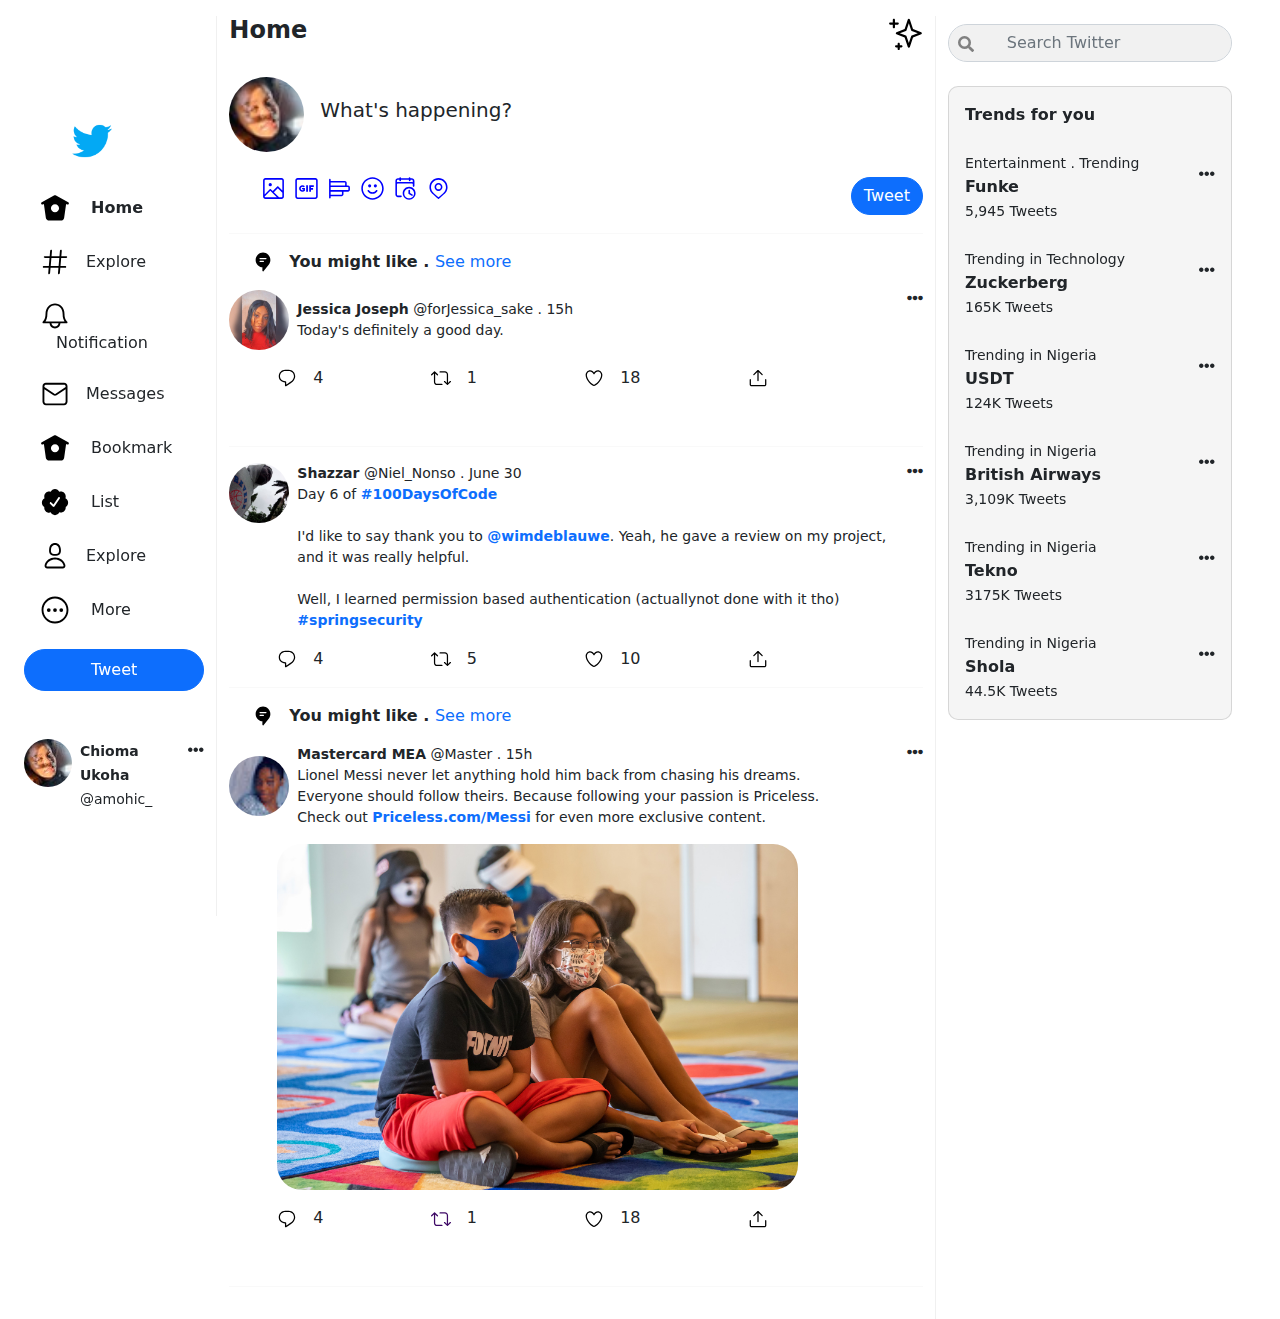
<file: index.html>
<!DOCTYPE html>
<html lang="en">
<head>
    <meta charset="UTF-8">
    <meta http-equiv="X-UA-Compatible" content="IE=edge">
    <meta name="viewport" content="width=device-width, initial-scale=1.0">
    <title>Twitter</title>
    <link rel="stylesheet" href="css/bootstrap.min.css">
    <link rel="stylesheet" href="fonts/css/all.css">
    <link rel="stylesheet" href="fonts/webfonts/fa-brands-400.eot">
    <link rel="shortcut icon" href="images/twitter.png">
    <link rel="stylesheet" href="css/style.css">
    <link rel="stylesheet" href="js/twitter.js">
    <link rel="stylesheet" href="css/animate.css">
    
    <!-- <link rel="stylesheet" href="fonts/webfonts/t"> -->
</head>
<body>
    <section class="overlay">
        <div class="toggle-menu">
            
            <div class="close-icon1">
                <b>Account info</b>
                <i class="close-icon fas fa-times" style="font-weight: 600; color: rgba(0, 0, 0, 0.87); "></i>
            </div>
            <div class="close-icon2">
                <img src="images/prof_pic.jpg" alt="" style="border-radius: 50%; width: 40px; height: 40px;">
                <!-- <i class="fa fa-plus-circle" style="color: black;"></i> -->
                <i class="fa fa-plus" style="font-weight: 600; border: 1px solid rgba(128, 128, 128, 0.589) ; border-radius: 50%; padding: 5px; color: rgb(66, 62, 62);font-size: 10px;"></i>
            </div>
            <b class="mt-0">Chioma Ukoha <br style="font-weight: 100px;"><small style="font-weight: 100;">@amohic_</small></b>
            <div class="followers d-flex ">
                <b>137 <span class="menu-edit">Following</span></b>
                <b>110 <span class="menu-edit">Followers</span></b>
            </div>
            <section class="profile">
                <div class="profile-flex">
                    <img src="images/profile.svg" alt="">
                    Profile
                </div>
                <div class="profile-flex">
                    <img src="images/list.svg" alt="">
                    Lists
                </div>
                <div class="profile-flex">
                    <img src="images/topic.svg" alt="">
                    Topics
                </div>
                <div class="profile-flex">
                    <img src="images/bookmarks.svg" alt="">
                    Bookmarks
                </div>
                <div class="profile-flex">
                    <img src="images/moments.svg" alt="">
                    Moments
                </div>
                <div class="profile-flex">
                    <img src="images/twitter-circle.svg" alt="">
                    Twitter Circle
                </div>
                <div class="profile-flex">
                    <img src="images/newsletter.svg" alt="">
                    Newsletters
                </div>
                <div class="profile-flex">
                    <img src="images/rocket.svg" alt="">
                    Twitter for Professionals
                </div>
                <div class="profile-flex">
                    <img src="images/twitter-ads.svg" alt="">
                    Twitter Ads
                </div>
                <div class="profile-flex">
                    <img src="images/analytics.svg" alt="">
                    Analytics
                </div>
                <div class="profile-flex">
                    <img src="images/settings.svg" alt="">
                    Settings snd privacy
                </div>
                <div class="profile-flex">
                    <img src="images/help-center.svg" alt="">
                    Help Centre
                </div>
                <div class="profile-flex">
                    <img src="images/data-saver.svg" alt="">
                    Data saver
                </div>
                <div class="profile-flex">
                    <img src="images/display.svg" alt="">
                    <a href="#">Display</a> 
                </div>
                <div>
                    Log out
                </div>
            </div>
        </section>

    </section>
    <nav class="nav-row row pt-1">
        <div class="navrow-img col-2">
            <img src="images/prof_pic.jpg" alt="" style="border-radius: 80%; width: 40px; height: 40px;" id="prof" onclick="openMenu()">
        </div>
        <div class="col-8">
            <h3>Home</h3> 
        </div>
        <div class="nav-img col-2">
            <svg xmlns="http://www.w3.org/2000/svg" viewBox="0 0 24 24" aria-hidden="true" class="r-4qtqp9 r-yyyyoo r-z80fyv r-dnmrzs r-bnwqim r-1plcrui r-lrvibr r-19wmn03" style="color: rgb(15, 20, 25);"><g><path d="M22.772 10.506l-5.618-2.192-2.16-6.5c-.102-.307-.39-.514-.712-.514s-.61.207-.712.513l-2.16 6.5-5.62 2.192c-.287.112-.477.39-.477.7s.19.585.478.698l5.62 2.192 2.16 6.5c.102.306.39.513.712.513s.61-.207.712-.513l2.16-6.5 5.62-2.192c.287-.112.477-.39.477-.7s-.19-.585-.478-.697zm-6.49 2.32c-.208.08-.37.25-.44.46l-1.56 4.695-1.56-4.693c-.07-.21-.23-.38-.438-.462l-4.155-1.62 4.154-1.622c.208-.08.37-.25.44-.462l1.56-4.693 1.56 4.694c.07.212.23.382.438.463l4.155 1.62-4.155 1.622zM6.663 3.812h-1.88V2.05c0-.414-.337-.75-.75-.75s-.75.336-.75.75v1.762H1.5c-.414 0-.75.336-.75.75s.336.75.75.75h1.782v1.762c0 .414.336.75.75.75s.75-.336.75-.75V5.312h1.88c.415 0 .75-.336.75-.75s-.335-.75-.75-.75zm2.535 15.622h-1.1v-1.016c0-.414-.335-.75-.75-.75s-.75.336-.75.75v1.016H5.57c-.414 0-.75.336-.75.75s.336.75.75.75H6.6v1.016c0 .414.335.75.75.75s.75-.336.75-.75v-1.016h1.098c.414 0 .75-.336.75-.75s-.336-.75-.75-.75z"/></g></svg>
        </div>
    </nav>
    <section class="wrapper container-fluid row pt-3" >
        <!-- First Column  -->
        <section class="first col-md-2 justify-content-center align-content-center align-items-center overflow-hidden " style="border-right: 1px solid rgba(128, 128, 128, 0.116); overflow-y: scroll;">
            <img src="images/twitter.png" class="image-dp mx-5" alt="" style="width: 40px; ">
            <!-- Sidebar  -->
            <ul class="list-unstyled gap-5 justify-content-center px-3 pt-4">
                <li class="mb-4 mt-2">
                    <img src="images/home-icon.svg" alt="" style="width: 30px;"> <b class="mx-3">Home</b>
                </li>
                <li class="mb-4 mt-2">
                    <img src="images/hashtag-icon.svg" alt="" style="width: 30px;"><span class="mx-3">Explore</span> 
                </li>
                <li class="mb-4 mt-2">
                    <img src="images/notification-icon.svg" alt="" style="width: 30px;"><span class="mx-3">Notification</span> 
                </li>
                <li class="mb-4 mt-2">
                    <img src="images/messages.svg" alt="" style="width: 30px;"><span class="mx-3">Messages</span> 
                </li>
                <li class="mb-4 mt-2">
                    <img src="images/home-icon.svg" alt="" style="width: 30px;"> <span class="mx-3">Bookmark</span> 
                </li>
                <li class="mb-4 mt-2">
                    <img src="images/cloud-good.svg" alt="" style="width: 30px;"> <span class="mx-3">List</span> 
                </li>
                <li class="mb-4 mt-2">
                    <img src="images/profile.svg" alt="" style="width: 30px;"><span class="mx-3">Explore</span> 
                </li>
                <li class="mb-4 mt-2">
                    <img src="images/more-left.svg" alt="" style="width: 30px;"> <span class="mx-3">More</span> 
                </li>
            </ul>
            <div>
                <button class="btn btn-primary rounded-pill w-100 align-content-center p-2" style="">
                    Tweet
                </button>
            </div>

            <!-- Sidebar base  -->
            <section class=" pt-5 d-flex gap-2 ">
                <div>
                    <img src="images/prof_pic.jpg" alt="" style="border-radius: 50%;">
                </div>
                <div class="">
                    <small class="fw-bold">Chioma Ukoha</small><br>
                    <small>@amohic_</small>
                </div>
                <div>
                    <i class="fas fa-ellipsis-h"></i>
                </div>
            </section>
        </section>
        <!-- Second Column  -->
        <section class="second col-md-7" style="border-right: 1px solid rgba(128, 128, 128, 0.116);  overflow-y: hidden;">
            <section class="home pb-3">
                <div class="home-img d-flex justify-content-between">
                    <h4><b>Home</b></h4>
                    <svg xmlns="http://www.w3.org/2000/svg" viewBox="0 0 24 24" aria-hidden="true" class="r-4qtqp9 r-yyyyoo r-z80fyv r-dnmrzs r-bnwqim r-1plcrui r-lrvibr r-19wmn03" style="color: rgb(15, 20, 25);"><g><path d="M22.772 10.506l-5.618-2.192-2.16-6.5c-.102-.307-.39-.514-.712-.514s-.61.207-.712.513l-2.16 6.5-5.62 2.192c-.287.112-.477.39-.477.7s.19.585.478.698l5.62 2.192 2.16 6.5c.102.306.39.513.712.513s.61-.207.712-.513l2.16-6.5 5.62-2.192c.287-.112.477-.39.477-.7s-.19-.585-.478-.697zm-6.49 2.32c-.208.08-.37.25-.44.46l-1.56 4.695-1.56-4.693c-.07-.21-.23-.38-.438-.462l-4.155-1.62 4.154-1.622c.208-.08.37-.25.44-.462l1.56-4.693 1.56 4.694c.07.212.23.382.438.463l4.155 1.62-4.155 1.622zM6.663 3.812h-1.88V2.05c0-.414-.337-.75-.75-.75s-.75.336-.75.75v1.762H1.5c-.414 0-.75.336-.75.75s.336.75.75.75h1.782v1.762c0 .414.336.75.75.75s.75-.336.75-.75V5.312h1.88c.415 0 .75-.336.75-.75s-.335-.75-.75-.75zm2.535 15.622h-1.1v-1.016c0-.414-.335-.75-.75-.75s-.75.336-.75.75v1.016H5.57c-.414 0-.75.336-.75.75s.336.75.75.75H6.6v1.016c0 .414.335.75.75.75s.75-.336.75-.75v-1.016h1.098c.414 0 .75-.336.75-.75s-.336-.75-.75-.75z"/></g></svg>

                    <!-- <img src="images/star.svg" alt="" style="width: 30px;"> -->

                </div>
                <section class="what mt-4">
                    <div class="prof-pic-div d-flex align-items-center gap-3">
                        <img src="images/prof_pic.jpg" alt="" style="border-radius: 50%; width: 75px; height: 75px;">
                        <h5>What's happening?</h5>
                    </div>
                    <!-- Upload  -->
                    <section class="d-flex justify-content-between align-items-center mt-4">
                        <div class="gap-3">
                            <ul class="a d-flex gap-2">
                                    <svg xmlns="http://www.w3.org/2000/svg" viewBox="0 0 24 24" aria-hidden="true" class="r-1cvl2hr r-4qtqp9 r-yyyyoo r-z80fyv r-dnmrzs r-bnwqim r-1plcrui r-lrvibr r-19wmn03"><g><path d="M19.75 2H4.25C3.01 2 2 3.01 2 4.25v15.5C2 20.99 3.01 22 4.25 22h15.5c1.24 0 2.25-1.01 2.25-2.25V4.25C22 3.01 20.99 2 19.75 2zM4.25 3.5h15.5c.413 0 .75.337.75.75v9.676l-3.858-3.858c-.14-.14-.33-.22-.53-.22h-.003c-.2 0-.393.08-.532.224l-4.317 4.384-1.813-1.806c-.14-.14-.33-.22-.53-.22-.193-.03-.395.08-.535.227L3.5 17.642V4.25c0-.413.337-.75.75-.75zm-.744 16.28l5.418-5.534 6.282 6.254H4.25c-.402 0-.727-.322-.744-.72zm16.244.72h-2.42l-5.007-4.987 3.792-3.85 4.385 4.384v3.703c0 .413-.337.75-.75.75z"/><circle cx="8.868" cy="8.309" r="1.542"/></g></svg>

                                    <svg xmlns="http://www.w3.org/2000/svg" viewBox="0 0 24 24" aria-hidden="true" class="r-1cvl2hr r-4qtqp9 r-yyyyoo r-z80fyv r-dnmrzs r-bnwqim r-1plcrui r-lrvibr r-19wmn03"><g><path d="M19 10.5V8.8h-4.4v6.4h1.7v-2h2v-1.7h-2v-1H19zm-7.3-1.7h1.7v6.4h-1.7V8.8zm-3.6 1.6c.4 0 .9.2 1.2.5l1.2-1C9.9 9.2 9 8.8 8.1 8.8c-1.8 0-3.2 1.4-3.2 3.2s1.4 3.2 3.2 3.2c1 0 1.8-.4 2.4-1.1v-2.5H7.7v1.2h1.2v.6c-.2.1-.5.2-.8.2-.9 0-1.6-.7-1.6-1.6 0-.8.7-1.6 1.6-1.6z"/><path d="M20.5 2.02h-17c-1.24 0-2.25 1.007-2.25 2.247v15.507c0 1.238 1.01 2.246 2.25 2.246h17c1.24 0 2.25-1.008 2.25-2.246V4.267c0-1.24-1.01-2.247-2.25-2.247zm.75 17.754c0 .41-.336.746-.75.746h-17c-.414 0-.75-.336-.75-.746V4.267c0-.412.336-.747.75-.747h17c.414 0 .75.335.75.747v15.507z"/></g></svg>

                                    <svg xmlns="http://www.w3.org/2000/svg" viewBox="0 0 24 24" aria-hidden="true" class="r-1cvl2hr r-4qtqp9 r-yyyyoo r-z80fyv r-dnmrzs r-bnwqim r-1plcrui r-lrvibr r-19wmn03"><g><path d="M20.222 9.16h-1.334c.015-.09.028-.182.028-.277V6.57c0-.98-.797-1.777-1.778-1.777H3.5V3.358c0-.414-.336-.75-.75-.75s-.75.336-.75.75V20.83c0 .415.336.75.75.75s.75-.335.75-.75v-1.434h10.556c.98 0 1.778-.797 1.778-1.777v-2.313c0-.095-.014-.187-.028-.278h4.417c.98 0 1.778-.798 1.778-1.778v-2.31c0-.983-.797-1.78-1.778-1.78zM17.14 6.293c.152 0 .277.124.277.277v2.31c0 .154-.125.28-.278.28H3.5V6.29h13.64zm-2.807 9.014v2.312c0 .153-.125.277-.278.277H3.5v-2.868h10.556c.153 0 .277.126.277.28zM20.5 13.25c0 .153-.125.277-.278.277H3.5V10.66h16.722c.153 0 .278.124.278.277v2.313z"/></g></svg>

                                    <svg xmlns="http://www.w3.org/2000/svg" viewBox="0 0 24 24" aria-hidden="true" class="r-1cvl2hr r-4qtqp9 r-yyyyoo r-z80fyv r-dnmrzs r-bnwqim r-1plcrui r-lrvibr r-19wmn03"><g><path d="M12 22.75C6.072 22.75 1.25 17.928 1.25 12S6.072 1.25 12 1.25 22.75 6.072 22.75 12 17.928 22.75 12 22.75zm0-20C6.9 2.75 2.75 6.9 2.75 12S6.9 21.25 12 21.25s9.25-4.15 9.25-9.25S17.1 2.75 12 2.75z"/><path d="M12 17.115c-1.892 0-3.633-.95-4.656-2.544-.224-.348-.123-.81.226-1.035.348-.226.812-.124 1.036.226.747 1.162 2.016 1.855 3.395 1.855s2.648-.693 3.396-1.854c.224-.35.688-.45 1.036-.225.35.224.45.688.226 1.036-1.025 1.594-2.766 2.545-4.658 2.545z"/><circle cx="14.738" cy="9.458" r="1.478"/><circle cx="9.262" cy="9.458" r="1.478"/></g></svg>

                                    <svg xmlns="http://www.w3.org/2000/svg" viewBox="0 0 24 24" aria-hidden="true" class="r-1cvl2hr r-4qtqp9 r-yyyyoo r-z80fyv r-dnmrzs r-bnwqim r-1plcrui r-lrvibr r-19wmn03"><g><path d="M-37.9 18c-.1-.1-.1-.1-.1-.2.1 0 .1.1.1.2z"/><path d="M-37.9 18c-.1-.1-.1-.1-.1-.2.1 0 .1.1.1.2zM18 2.2h-1.3v-.3c0-.4-.3-.8-.8-.8-.4 0-.8.3-.8.8v.3H7.7v-.3c0-.4-.3-.8-.8-.8-.4 0-.8.3-.8.8v.3H4.8c-1.4 0-2.5 1.1-2.5 2.5v13.1c0 1.4 1.1 2.5 2.5 2.5h2.9c.4 0 .8-.3.8-.8 0-.4-.3-.8-.8-.8H4.8c-.6 0-1-.5-1-1V7.9c0-.3.4-.7 1-.7H18c.6 0 1 .4 1 .7v1.8c0 .4.3.8.8.8.4 0 .8-.3.8-.8v-5c-.1-1.4-1.2-2.5-2.6-2.5zm1 3.7c-.3-.1-.7-.2-1-.2H4.8c-.4 0-.7.1-1 .2V4.7c0-.6.5-1 1-1h1.3v.5c0 .4.3.8.8.8.4 0 .8-.3.8-.8v-.5h7.5v.5c0 .4.3.8.8.8.4 0 .8-.3.8-.8v-.5H18c.6 0 1 .5 1 1v1.2z"/><path d="M15.5 10.4c-3.4 0-6.2 2.8-6.2 6.2 0 3.4 2.8 6.2 6.2 6.2 3.4 0 6.2-2.8 6.2-6.2 0-3.4-2.8-6.2-6.2-6.2zm0 11c-2.6 0-4.7-2.1-4.7-4.7s2.1-4.7 4.7-4.7 4.7 2.1 4.7 4.7c0 2.5-2.1 4.7-4.7 4.7z"/><path d="M18.9 18.7c-.1.2-.4.4-.6.4-.1 0-.3 0-.4-.1l-3.1-2v-3c0-.4.3-.8.8-.8.4 0 .8.3.8.8v2.2l2.4 1.5c.2.2.3.6.1 1z"/></g></svg>

                                    <svg xmlns="http://www.w3.org/2000/svg" viewBox="0 0 24 24" aria-hidden="true" class="r-1cvl2hr r-4qtqp9 r-yyyyoo r-z80fyv r-dnmrzs r-bnwqim r-1plcrui r-lrvibr r-19wmn03"><g><path d="M12 14.315c-2.088 0-3.787-1.698-3.787-3.786S9.913 6.74 12 6.74s3.787 1.7 3.787 3.787-1.7 3.785-3.787 3.785zm0-6.073c-1.26 0-2.287 1.026-2.287 2.287S10.74 12.814 12 12.814s2.287-1.025 2.287-2.286S13.26 8.24 12 8.24z"/><path d="M20.692 10.69C20.692 5.9 16.792 2 12 2s-8.692 3.9-8.692 8.69c0 1.902.603 3.708 1.743 5.223l.003-.002.007.015c1.628 2.07 6.278 5.757 6.475 5.912.138.11.302.163.465.163.163 0 .327-.053.465-.162.197-.155 4.847-3.84 6.475-5.912l.007-.014.002.002c1.14-1.516 1.742-3.32 1.742-5.223zM12 20.29c-1.224-.99-4.52-3.715-5.756-5.285-.94-1.25-1.436-2.742-1.436-4.312C4.808 6.727 8.035 3.5 12 3.5s7.192 3.226 7.192 7.19c0 1.57-.497 3.062-1.436 4.313-1.236 1.57-4.532 4.294-5.756 5.285z"/></g></svg>

                            </ul>

                            
                            <!-- <ul class="list-unstyled d-flex gap-2 px-5">
                                <li>
                                    <img src="images/image-grid.svg" alt="" style="width: 25px;">
                                </li>
                                <li>
                                    <img src="images/gif.svg" alt="" style="width: 25px;">
                                </li>
                                <li>
                                    <img src="images/bar-chart.svg" alt="" style="width: 25px;">
                                </li>
                                <li>
                                    <img src="images/smiley.svg" alt="" style="width: 25px;">
                                </li>
                                <li>
                                    <img src="images/calendar-grid.svg" alt="" style="width: 25px;">
                                </li>
                                <li>
                                    <img src="images/location-point.svg" alt="" style="width: 25px;">
                                </li>
                            </ul> -->
                        </div>
                        <div class="btn btn-primary rounded-pill">Tweet</div>
                    </section>
            </section><hr>
            <!-- Tweet  -->
            <section>
                    <section class="d-flex gap-3 px-4">
                        <div>
                            <img src="images/quote-text.svg" alt="" width="20px;">
                        </div>
                        <p><b>You might like . </b> <a href="#" class="text-decoration-none">See more</a> </p>
                    </section>
                    <section class="d-flex justify-content-between">
                        <div class="d-flex gap-2 align-items-center">
                            <div class="img">
                                <img src="images/Jess.JPG" alt="" style="border-radius: 50%; width: 60px;">
                            </div>
                            <small><span class="fw-bold">Jessica Joseph</span> @forJessica_sake . 15h  <br> Today's definitely a good day.</small>
                        </div>
                        <i class="fas fa-ellipsis-h"></i>
                    </section>
                    <!-- Reactions  -->
                    <div class="container-fluid pt-3 px-5 mb-0">
                        <ul class="reaction list-unstyled text-decoration-none d-flex justify-content-between">
                            <div class="d-flex gap-3"> 
<svg xmlns="http://www.w3.org/2000/svg" viewBox="0 0 24 24" aria-hidden="true" class="r-4qtqp9 r-yyyyoo r-1xvli5t r-dnmrzs r-bnwqim r-1plcrui r-lrvibr r-1hdv0qi"><g><path d="M14.046 2.242l-4.148-.01h-.002c-4.374 0-7.8 3.427-7.8 7.802 0 4.098 3.186 7.206 7.465 7.37v3.828c0 .108.044.286.12.403.142.225.384.347.632.347.138 0 .277-.038.402-.118.264-.168 6.473-4.14 8.088-5.506 1.902-1.61 3.04-3.97 3.043-6.312v-.017c-.006-4.367-3.43-7.787-7.8-7.788zm3.787 12.972c-1.134.96-4.862 3.405-6.772 4.643V16.67c0-.414-.335-.75-.75-.75h-.396c-3.66 0-6.318-2.476-6.318-5.886 0-3.534 2.768-6.302 6.3-6.302l4.147.01h.002c3.532 0 6.3 2.766 6.302 6.296-.003 1.91-.942 3.844-2.514 5.176z"/></g></svg>

                                <!-- <li><a href="#"><img src="images/comment button.svg" alt="" style="width: 20px;"></a></li> -->
                                4
                            </div>
                            <div class="d-flex gap-3">
<svg xmlns="http://www.w3.org/2000/svg" viewBox="0 0 24 24" aria-hidden="true" class="r-4qtqp9 r-yyyyoo r-1xvli5t r-dnmrzs r-bnwqim r-1plcrui r-lrvibr r-1hdv0qi"><g><path d="M23.77 15.67c-.292-.293-.767-.293-1.06 0l-2.22 2.22V7.65c0-2.068-1.683-3.75-3.75-3.75h-5.85c-.414 0-.75.336-.75.75s.336.75.75.75h5.85c1.24 0 2.25 1.01 2.25 2.25v10.24l-2.22-2.22c-.293-.293-.768-.293-1.06 0s-.294.768 0 1.06l3.5 3.5c.145.147.337.22.53.22s.383-.072.53-.22l3.5-3.5c.294-.292.294-.767 0-1.06zm-10.66 3.28H7.26c-1.24 0-2.25-1.01-2.25-2.25V6.46l2.22 2.22c.148.147.34.22.532.22s.384-.073.53-.22c.293-.293.293-.768 0-1.06l-3.5-3.5c-.293-.294-.768-.294-1.06 0l-3.5 3.5c-.294.292-.294.767 0 1.06s.767.293 1.06 0l2.22-2.22V16.7c0 2.068 1.683 3.75 3.75 3.75h5.85c.414 0 .75-.336.75-.75s-.337-.75-.75-.75z"/></g></svg>

                                <!-- <li><a href="#"><img src="images/retweet.svg" alt="" style="width: 20px; filter: invert(5%) sepia(78%) saturate(6858%) hue-rotate(276deg) brightness(97%) contrast(101%);"></a></li> -->
                                1
                            </div>
                            <div class="d-flex gap-3">
<svg xmlns="http://www.w3.org/2000/svg" viewBox="0 0 24 24" aria-hidden="true" class="r-4qtqp9 r-yyyyoo r-1xvli5t r-dnmrzs r-bnwqim r-1plcrui r-lrvibr r-1hdv0qi"><g><path d="M12 21.638h-.014C9.403 21.59 1.95 14.856 1.95 8.478c0-3.064 2.525-5.754 5.403-5.754 2.29 0 3.83 1.58 4.646 2.73.814-1.148 2.354-2.73 4.645-2.73 2.88 0 5.404 2.69 5.404 5.755 0 6.376-7.454 13.11-10.037 13.157H12zM7.354 4.225c-2.08 0-3.903 1.988-3.903 4.255 0 5.74 7.034 11.596 8.55 11.658 1.518-.062 8.55-5.917 8.55-11.658 0-2.267-1.823-4.255-3.903-4.255-2.528 0-3.94 2.936-3.952 2.965-.23.562-1.156.562-1.387 0-.014-.03-1.425-2.965-3.954-2.965z"/></g></svg>

                                <!-- <li><a href="#"><img src="images/love-reaction.svg" alt="" style="width: 20px;"></a></li> -->
                                18
                            </div>
                            <div class="d-flex gap-3">
<svg xmlns="http://www.w3.org/2000/svg" viewBox="0 0 24 24" data-testid="iconOutgoing" aria-hidden="true" class="r-4qtqp9 r-yyyyoo r-1xvli5t r-dnmrzs r-bnwqim r-1plcrui r-lrvibr r-1hdv0qi"><g><path d="M17.53 7.47l-5-5c-.293-.293-.768-.293-1.06 0l-5 5c-.294.293-.294.768 0 1.06s.767.294 1.06 0l3.72-3.72V15c0 .414.336.75.75.75s.75-.336.75-.75V4.81l3.72 3.72c.146.147.338.22.53.22s.384-.072.53-.22c.293-.293.293-.767 0-1.06z"/><path d="M19.708 21.944H4.292C3.028 21.944 2 20.916 2 19.652V14c0-.414.336-.75.75-.75s.75.336.75.75v5.652c0 .437.355.792.792.792h15.416c.437 0 .792-.355.792-.792V14c0-.414.336-.75.75-.75s.75.336.75.75v5.652c0 1.264-1.028 2.292-2.292 2.292z"/></g></svg>

                                <!-- <li><a href="#"><img src="images/upload.svg" alt="" style="width: 20px;"></a></li> -->
                            </div>
                            <li>
                        </ul>
                    </div>
            </section> <br><hr style="color: rgba(128, 128, 128, 0.192);">
            <!-- Tweet  -->
            <section>
                <section class="d-flex justify-content-between">
                    <div class="d-flex gap-2 ">
                        <div class="img">
                            <img src="images/shazzar.JPG" alt="" style="border-radius: 50%; width: 60px;">
                        </div>
                        <small><span class="fw-bold">Shazzar</span> @Niel_Nonso . June 30  <br> Day 6 of <span class="text-primary fw-bold">#100DaysOfCode</span> <br> <br> I'd like to say thank you to <span class="text-primary fw-bold">@wimdeblauwe</span>. Yeah, he gave a review on my project, and it was really helpful. <br><br> Well, I learned permission based authentication (actuallynot done with it tho) <br><span class="text-primary fw-bold">#springsecurity</span></small>
                    </div>
                    <i class="fas fa-ellipsis-h px-md-0"></i>
                </section>
                <!-- Reactions  -->
                <div class="container-fluid pt-3 px-5">
                    <ul class="list-unstyled text-decoration-none d-flex justify-content-between">
                        <div class="d-flex gap-3"> 
                            <li><a href="#"><img src="images/comment button.svg" alt="" style="width: 20px;"></a></li>
                            4
                        </div>
                        <div class="d-flex gap-3 ">
                            <li><a href="#"><img src="images/retweet.svg" alt="" style="width: 20px;"></a></li>
                            5
                        </div>
                        <div class="d-flex gap-3 align-items-center">
                            <li><a href="#"><img src="images/love-reaction.svg" alt="" style="width: 20px;"></a></li>
                            10
                        </div>
                        <div class="d-flex gap-3 align-items-center">
                            <li><a href="#"><img src="images/upload.svg" alt="" style="width: 20px;"></a></li>
                        </div>
                        <li>
                    </ul>
                </div>
            </section><hr>
        <!-- Tweet  -->
        <section>
            <section class="d-flex gap-3 px-4">
                <div>
                    <img src="images/quote-text.svg" alt="" width="20px;">
                </div>
                <p><b>You might like . </b> <a href="#" class="text-decoration-none">See more</a> </p>
            </section>
            <section class="d-flex justify-content-between">
                <div class="d-flex gap-2 align-items-center">
                    <div class="img">
                        <img src="images/dp.jpg" alt="" style="border-radius: 50%; width: 60px;">
                    </div>
                    <small><span class="fw-bold">Mastercard MEA</span> @Master . 15h  <br> Lionel Messi never let anything hold him back from chasing his dreams. <br> Everyone should follow theirs. Because following your passion is Priceless. <br> Check out <span class="text-primary fw-bold">Priceless.com/Messi</span> for even more exclusive content.</small>
                </div>
                <i class="fas fa-ellipsis-h"></i>
            </section>
            <section>
                <img src="images/asset 7.jpeg" alt="" class="w-75 mx-5 mt-3" style="border: 1px solid red; display: flex; justify-content: center; align-items: center; border-radius: 25px; border: none;">
            </section>
            <!-- Reactions  -->
            <div class="container-fluid pt-3 px-5">
                <ul class="list-unstyled text-decoration-none d-flex justify-content-between">
                    <div class="d-flex gap-3"> 
                        <li><a href="#"><img src="images/comment button.svg" alt="" style="width: 20px;"></a></li>
                        4
                    </div>
                    <div class="d-flex gap-3">
                        <li><a href="#"><img src="images/retweet.svg" alt="" style="width: 20px; filter: invert(5%) sepia(78%) saturate(6858%) hue-rotate(276deg) brightness(97%) contrast(101%);"></a></li>
                        1
                    </div>
                    <div class="d-flex gap-3">
                        <li><a href="#"><img src="images/love-reaction.svg" alt="" style="width: 20px;"></a></li>
                        18
                    </div>
                    <div class="d-flex gap-3">
                        <li><a href="#"><img src="images/upload.svg" alt="" style="width: 20px;"></a></li>
                    </div>
                    <li>
                </ul>
            </div>
        </section> <br><hr>
    </section>
        </section>
        <!-- Third Column  -->
        <section class="third col-3 pt-2 overflow-hidden">
            <div class="text-black">
                <input type="text" class="form-control rounded-pill" placeholder="         Search Twitter" style="background-color: rgba(128, 128, 128, 0.11);">
                <i class="fas fa-search" style="position: relative; bottom: 29px; left: 10px; color: grey;"></i>
            </div>
            <!-- Beginning of Card  -->
            <div class="card card-body rounded-5 bg-mute container" style="background-color: rgba(128, 128, 128, 0.082); border-radius: 10px;">
                <b>Trends for you</b>

                <!-- Trends body  -->
                <section>
                    <div class="d-flex justify-content-between align-items-center">
                        <div class="mt-4">
                            <small>Entertainment . Trending</small> <br>
                            <b>Funke</b> <br>
                            <small>5,945 Tweets</small>
                        </div>
                        <div class="">
                            <i class="fas fa-ellipsis-h"></i>
                        </div>
                    </div>
                    <div class="d-flex justify-content-between align-items-center">
                        <div class="mt-4">
                            <small>Trending in Technology</small> <br>
                            <b>Zuckerberg</b> <br>
                            <small>165K Tweets</small>
                        </div>
                        <div class="">
                            <i class="fas fa-ellipsis-h"></i>
                        </div>
                    </div>
                    <div class="d-flex justify-content-between align-items-center">
                        <div class="mt-4">
                            <small>Trending in Nigeria</small> <br>
                            <b>USDT</b> <br>
                            <small>124K Tweets</small>
                        </div>
                        <div class="">
                            <i class="fas fa-ellipsis-h"></i>
                        </div>
                    </div>
                    <div class="d-flex justify-content-between align-items-center">
                        <div class="mt-4">
                            <small>Trending in Nigeria</small> <br>
                            <b>British Airways</b> <br>
                            <small>3,109K Tweets</small>
                        </div>
                        <div class="">
                            <i class="fas fa-ellipsis-h"></i>
                        </div>
                    </div>
                    <div class="d-flex justify-content-between align-items-center">
                        <div class="mt-4">
                            <small>Trending in Nigeria</small> <br>
                            <b>Tekno</b> <br>
                            <small>3175K Tweets</small>
                        </div>
                        <div class="">
                            <i class="fas fa-ellipsis-h"></i>
                        </div>
                    </div>
                    <div class="d-flex justify-content-between align-items-center">
                        <div class="mt-4">
                            <small>Trending in Nigeria</small> <br>
                            <b>Shola</b> <br>
                            <small>44.5K Tweets</small>
                        </div>
                        <div class="">
                            <i class="fas fa-ellipsis-h"></i>
                        </div>
                    </div>
                </section>
                
                
                
            </div>
        </section>
    <!-- </section> -->


    <script src="js/bootstrap.bundle.min.js"></script>
</body>
</html>
</file>
<file: css/style.css>
*{
    margin: 0;
    padding: 0;
    box-sizing: border-box;
}
.nav-row{
    display: none;
}
.nav{
    width: 100%;
}
.first{
    height: 100vh;
    position: sticky;
    top: 0;
    bottom: 0;
    /* overflow: hidden; */
    /* scroll-behavior: smooth; */
}
.overlay{
    display: none;
}
hr{
    color: rgba(128, 128, 128, 0.199);
    /* padding-left: 2000px; */
}
.prof-pic-div{
    display: flex;
}
.home-img{
    display: flex;
}
.home-img svg{
    width: 35px;
}
.a svg{
    fill: blue;
    width: 25px;
}
.reaction svg{
    width: 20px;
    cursor: pointer;
    /* fill: green; */
    /* stroke: green; */
    fill-opacity: 1;
}
.second{
    /* border-right: 0; */
    
}
.third{
    height: 100vh;

    position: sticky;
    top: 0;
    bottom: 0;
}
.tab{
    overflow-y: scroll;
}

@media (max-width:640px){
    body{
        /* padding: 4px; */
    }
    .first{
        border-right: none;
    }
    .wrapper{
        /* padding: 0; */
        padding-top: 0 !important;
        padding-left: 20px;
        padding-right: 0;
        margin-top: 0;
    }
    .first{
        display: none;
        position: static;
    }
    .second{
        /* position: absolute; */
        border-right: none !important;  
        /* border: none; */
        padding-top: 0;
        margin: 0;
        font-size: 14px ;
    }
    
    .nav-row{
        display: flex;
        align-items: center;
        padding-bottom: 0;
        padding-left: 4px;
        padding-top: 4px;
        /* padding: 0 100px; */
    }
    .nav-row h3{
        font-size: 14px;
        font-weight: 900;
    }
    .nav-img{
        width: 50px;
    }
    .home-img svg, h4{
        display: none;
        /* padding: 0; */
    }
    /* .home{
        padding-bottom: 0;
    } */
    .prof-pic-div{
        display: none;
    }
    .what{
        display: none;
    }
    .third{
        position: static;
    }
    hr{
        padding-left: 0;
        color: rgba(128, 128, 128, 0.158);

    }
    .overlay{
        display: none;
        position: absolute;
        /* position: sticky; */
        /* top: 0; */
        width: 100%;
        background-color: rgba(128, 128, 128, 0.055);
        /* color: black; */
    }
    .toggle-menu{
        color: black;
        background-color: white;
        opacity: 1;
        width: 70%;
        padding: 20px;

    }
    .close-icon1 b{
        font-weight: 700;
    }
    .close-icon1 i{
        font-weight: 200;

    }
    .close-icon1{
        display: flex;
        justify-content: space-between;
        align-items: center;
        padding-top: 10px;
    }
    .close-icon2{
        display: flex;
        justify-content: space-between;
        align-items: center;
        margin-top: 8px;
    }
    .close-icon2 small{
        color: gray;
        font-size: 10px;
    }
    .followers{
        margin-top: 10px;
        display: flex;
        gap: 10px;
        font-size: 12px;

    }
    .menu-edit{
        font-weight: 100;
        font-size: 11px;
        color: rgba(48, 47, 47, 0.884);

    }
    .profile{
        display: flex;
        flex-direction: column;
        gap: 19px;
        padding-top: 25px;

    }
    .profile-flex{
        display: flex;
        gap: 14px;
        align-items: center;
        font-family: sans-serif;
        font-size: 15px;
        color: rgba(48, 47, 47, 0.884);
    }
    .profile img{
        width: 20px;
    }

}
</file>
